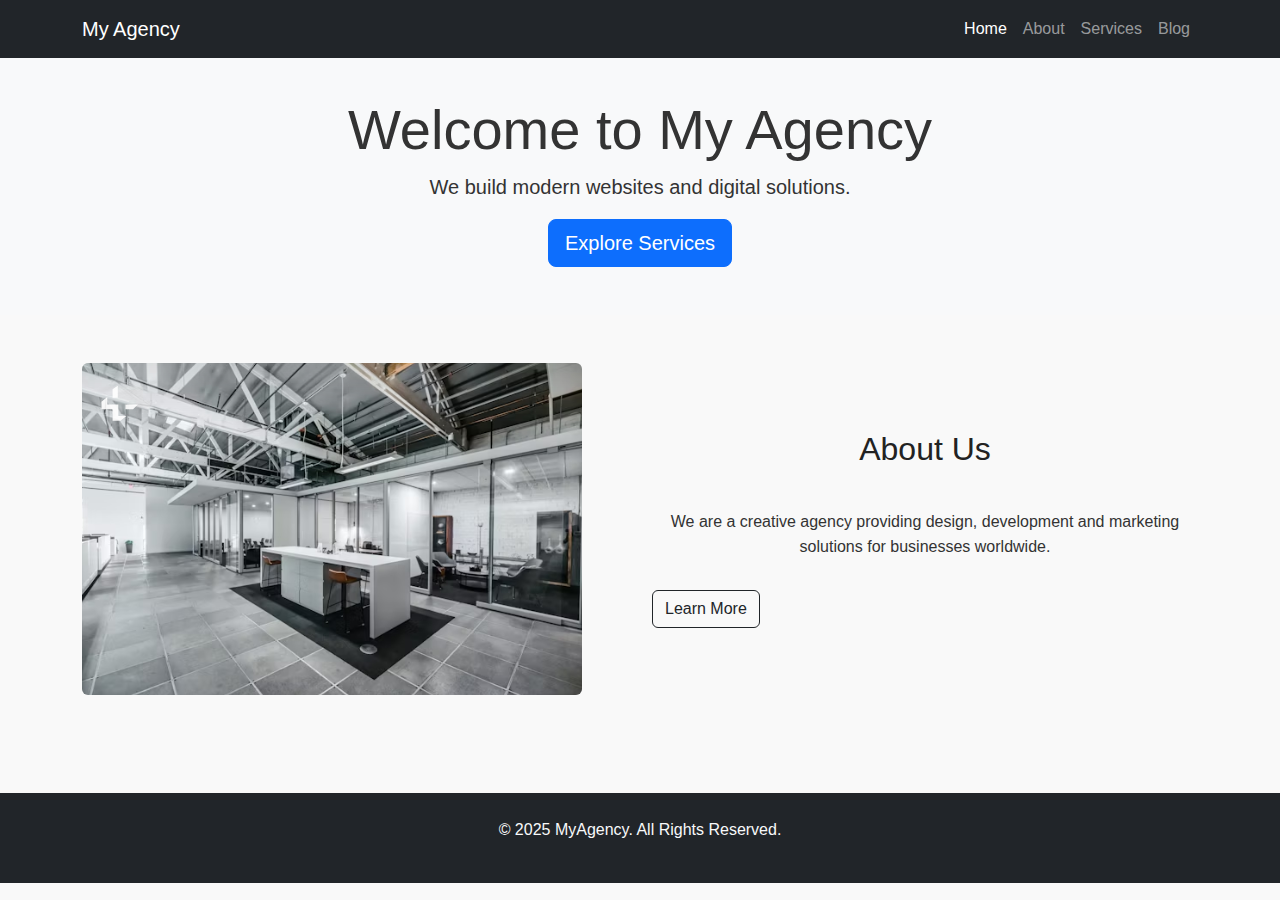
<file: index.html>
<!DOCTYPE html>
<html lang="en">
<head>
    <link rel="stylesheet" href="style.css">

  <meta charset="UTF-8">
  <meta name="viewport" content="width=device-width, initial-scale=1.0">
  <title>Agency - Home</title>
  <link href="https://cdn.jsdelivr.net/npm/bootstrap@5.3.3/dist/css/bootstrap.min.css" rel="stylesheet">
  <link rel="stylesheet" href="style.css">
</head>
<body>

  <!-- Navbar -->
  <nav class="navbar navbar-expand-lg navbar-dark bg-dark fixed-top">
    <div class="container">
      <a class="navbar-brand" href="index.html">My Agency</a>
      <button class="navbar-toggler" type="button" data-bs-toggle="collapse" data-bs-target="#mainNav">
        <span class="navbar-toggler-icon"></span>
      </button>
      <div class="collapse navbar-collapse" id="mainNav">
        <ul class="navbar-nav ms-auto">
          <li class="nav-item"><a class="nav-link active" href="index.html">Home</a></li>
          <li class="nav-item"><a class="nav-link" href="about.html">About</a></li>
          <li class="nav-item"><a class="nav-link" href="services.html">Services</a></li>
          <li class="nav-item"><a class="nav-link" href="blog.html">Blog</a></li>
          
        </ul>
      </div>
    </div>
  </nav>

  <!-- Hero -->
  <header class="bg-light text-center py-5 mt-5">
    <div class="container">
      <h1 class="display-4">Welcome to My Agency</h1>
      <p class="lead">We build modern websites and digital solutions.</p>
      <a href="services.html" class="btn btn-primary btn-lg">Explore Services</a>
    </div>
  </header>

  <!-- About Preview -->
  <section class="container py-5">
    <div class="row align-items-center">
      <div class="col-md-6">
        <img src="image/team5.png" class="img-fluid rounded" alt="About">
      </div>
      <div class="col-md-6">
        <h2>About Us</h2>
        <p>We are a creative agency providing design, development and marketing solutions for businesses worldwide.</p>
        <a href="about.html" class="btn btn-outline-dark">Learn More</a>
      </div>
    </div>
  </section>

  <!-- Footer -->
  <footer class="bg-dark text-light text-center py-4">
    <p>&copy; 2025 MyAgency. All Rights Reserved.</p>
  </footer>

  <script src="https://cdn.jsdelivr.net/npm/bootstrap@5.3.3/dist/js/bootstrap.bundle.min.js"></script>
</body>
</html>
</file>
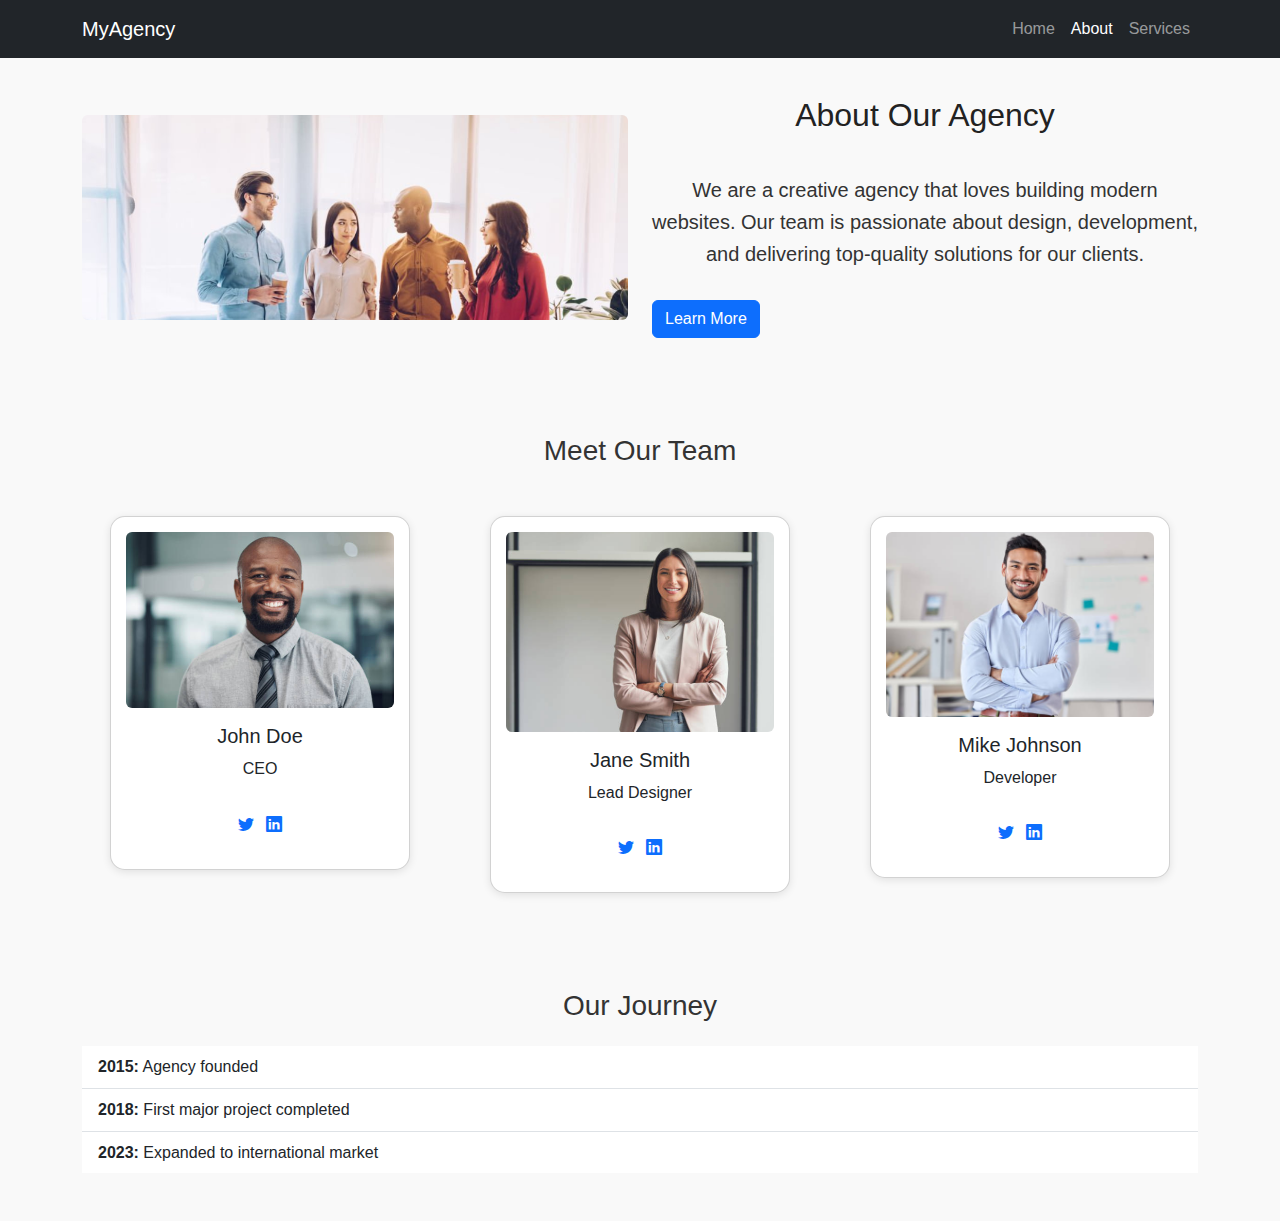
<file: about.html>
<!DOCTYPE html>
<html lang="en">
<head>
  <meta charset="UTF-8">
  <meta name="viewport" content="width=device-width, initial-scale=1.0">
  <title>Agency - About</title>
  <!-- Bootstrap CSS -->
  <link href="https://cdn.jsdelivr.net/npm/bootstrap@5.3.3/dist/css/bootstrap.min.css" rel="stylesheet">
  <!-- Bootstrap Icons -->
  <link href="https://cdn.jsdelivr.net/npm/bootstrap-icons@1.10.5/font/bootstrap-icons.css" rel="stylesheet">
  <!-- Custom CSS -->
  <link rel="stylesheet" href="style.css">
</head>
<body>

  <!-- Navbar -->
  <nav class="navbar navbar-expand-lg navbar-dark bg-dark fixed-top">
    <div class="container">
      <a class="navbar-brand" href="index.html">MyAgency</a>
      <button class="navbar-toggler" type="button" data-bs-toggle="collapse" data-bs-target="#mainNav">
        <span class="navbar-toggler-icon"></span>
      </button>
      <div class="collapse navbar-collapse" id="mainNav">
        <ul class="navbar-nav ms-auto">
          <li class="nav-item"><a class="nav-link" href="index.html">Home</a></li>
          <li class="nav-item"><a class="nav-link active" href="about.html">About</a></li>
          <li class="nav-item"><a class="nav-link" href="services.html">Services</a></li>
        </ul>
      </div>
    </div>
  </nav>

  <!-- About Us Section -->
  <section class="container py-5 mt-5">
    <div class="row align-items-center">
      <div class="col-md-6">
        <img src="image/team1.png" class="img-fluid rounded" alt="About Us">
      </div>
      <div class="col-md-6">
        <h2>About Our Agency</h2>
        <p class="lead">We are a creative agency that loves building modern websites. Our team is passionate about design, development, and delivering top-quality solutions for our clients.</p>
        <a href="#" class="btn btn-primary">Learn More</a>
      </div>
    </div>
  </section>

  <!-- Team Section -->
  <section class="container py-5">
    <h3 class="text-center mb-5">Meet Our Team</h3>
    <div class="row row-cols-1 row-cols-md-3 g-4">
      <div class="col">
        <div class="card text-center">
          <img src="image/team2.png" class="card-img-top rounded w-100" alt="Team Member">
          <div class="card-body">
            <h5 class="card-title">John Doe</h5>
            <p class="card-text">CEO</p>
            <div>
              <a href="#"><i class="bi bi-twitter mx-1"></i></a>
              <a href="#"><i class="bi bi-linkedin mx-1"></i></a>
            </div>
          </div>
        </div>
      </div>
      <div class="col">
        <div class="card text-center">
          <img src="image/team3.png" class="card-img-top rounded w-100" alt="Team Member">
          <div class="card-body">
            <h5 class="card-title">Jane Smith</h5>
            <p class="card-text">Lead Designer</p>
            <div>
              <a href="#"><i class="bi bi-twitter mx-1"></i></a>
              <a href="#"><i class="bi bi-linkedin mx-1"></i></a>
            </div>
          </div>
        </div>
      </div>
      <div class="col">
        <div class="card text-center">
          <img src="image/team4.png" class="card-img-top rounded w-100" alt="Team Member">
          <div class="card-body">
            <h5 class="card-title">Mike Johnson</h5>
            <p class="card-text">Developer</p>
            <div>
              <a href="#"><i class="bi bi-twitter mx-1"></i></a>
              <a href="#"><i class="bi bi-linkedin mx-1"></i></a>
            </div>
          </div>
        </div>
      </div>
    </div>
  </section>

  <!-- Timeline Section (Optional) -->
  <section class="container py-5">
    <h3 class="text-center mb-4">Our Journey</h3>
    <ul class="list-group list-group-flush">
      <li class="list-group-item"><strong>2015:</strong> Agency founded</li>
      <li class="list-group-item"><strong>2018:</strong> First major project completed</li>
      <li class="list-group-item"><strong>2023:</strong> Expanded to international market</li>
    </ul>
  </section>

  <!-- Bootstrap JS Bundle -->
  <script src="https://cdn.jsdelivr.net/npm/bootstrap@5.3.3/dist/js/bootstrap.bundle.min.js"></script>
</body>
</html>
</file>
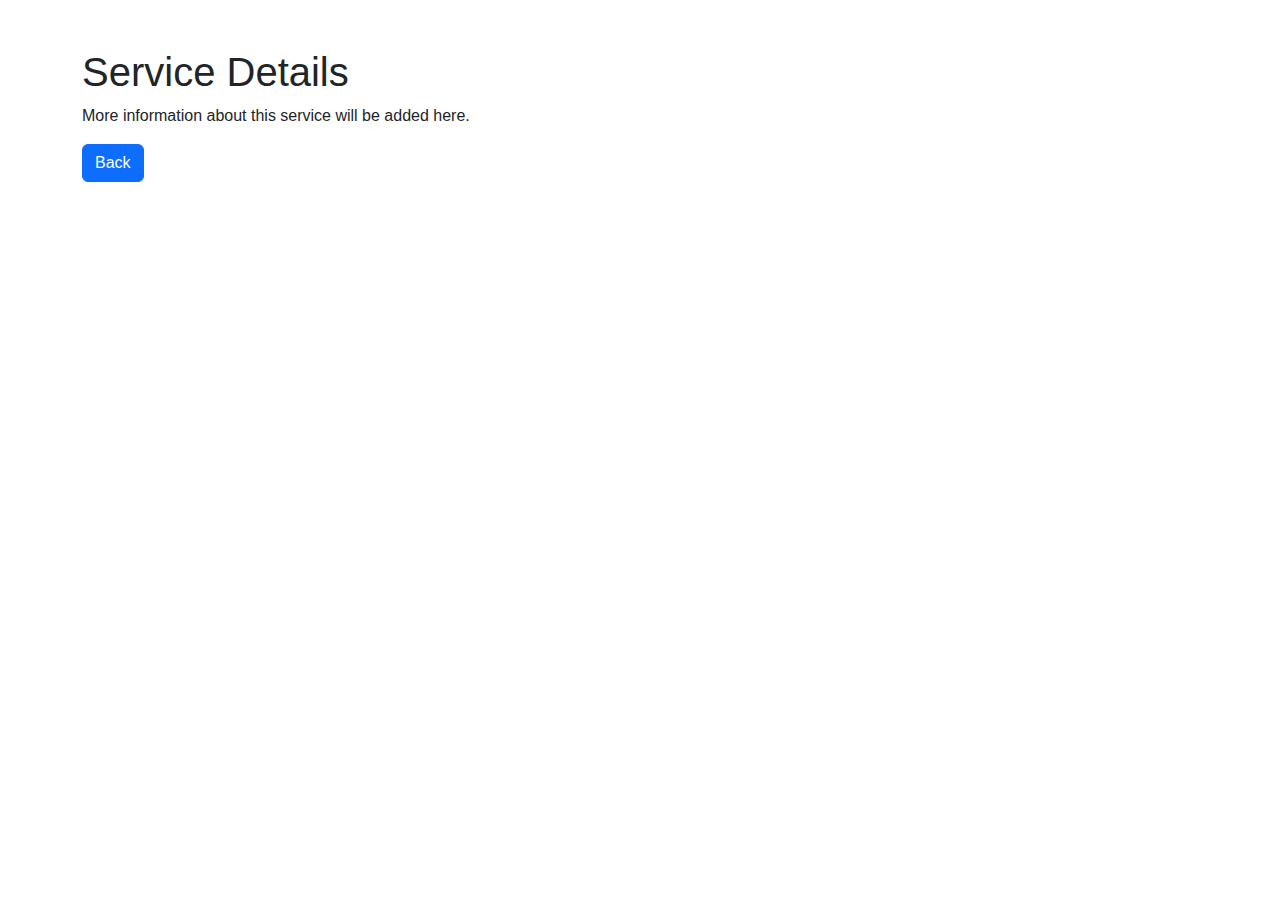
<file: services-details.html>
<!-- service-details.html -->
<!DOCTYPE html>
<html lang="en">
<head>
  <meta charset="UTF-8">
  <meta name="viewport" content="width=device-width, initial-scale=1.0">
  <title>Service Details</title>
  <link href="style.css" rel="stylesheet">
  <link href="https://cdn.jsdelivr.net/npm/bootstrap@5.3.2/dist/css/bootstrap.min.css" rel="stylesheet">
</head>
<body>
  <div class="container py-5">
    <h1>Service Details</h1>
    <p>More information about this service will be added here.</p>
    <a href="index.html" class="btn btn-primary">Back</a>
  </div>
</body>
</html>
</file>
<file: style.css>
/* Reset & Base Styles */
* {
  margin: 0;
  padding: 0;
  box-sizing: border-box;
  font-family: "Segoe UI", Tahoma, Geneva, Verdana, sans-serif;
}

body {
  background-color: #f9f9f9;
  color: #333;
  line-height: 1.6;
}

/* Navbar */
header {
  background: #222;
  padding: 15px 30px;
}

header nav {
  display: flex;
  justify-content: space-between;
  align-items: center;
}

header nav a {
  color: #fff;
  text-decoration: none;
  margin: 0 15px;
  font-weight: 500;
  transition: 0.3s;
}

header nav a:hover {
  color: #f39c12;
}

/* Hero Section */
.hero {
  background: url("images/hero-bg.jpg") center/cover no-repeat;
  height: 60vh;
  display: flex;
  justify-content: center;
  align-items: center;
  text-align: center;
  color: #fff;
}

.hero h1 {
  font-size: 3rem;
  margin-bottom: 10px;
}

.hero p {
  font-size: 1.2rem;
  margin-bottom: 20px;
}

.hero button {
  background: #f39c12;
  color: #fff;
  padding: 12px 25px;
  border: none;
  border-radius: 25px;
  cursor: pointer;
  font-size: 1rem;
  transition: 0.3s;
}

.hero button:hover {
  background: #e67e22;
}

/* Sections */
section {
  padding: 60px 80px;
}

section h2 {
  text-align: center;
  font-size: 2rem;
  margin-bottom: 40px;
  color: #222;
}

section p {
  max-width: 800px;
  margin: 0 auto 30px auto;
  text-align: center;
  font-size: 1rem;
}

/* Footer */
footer {
  background: #222;
  color: #fff;
  text-align: center;
  padding: 20px;
  margin-top: 50px;
}
.card {
  border-radius: 15px;
  box-shadow: 0 2px 8px rgba(0,0,0,0.1);
  padding: 15px;
  max-width: 300px;  /* يحدد أقصى عرض للكارد */
  margin: 0 auto;    /* يوسّطه بالعمود */
}
</file>
